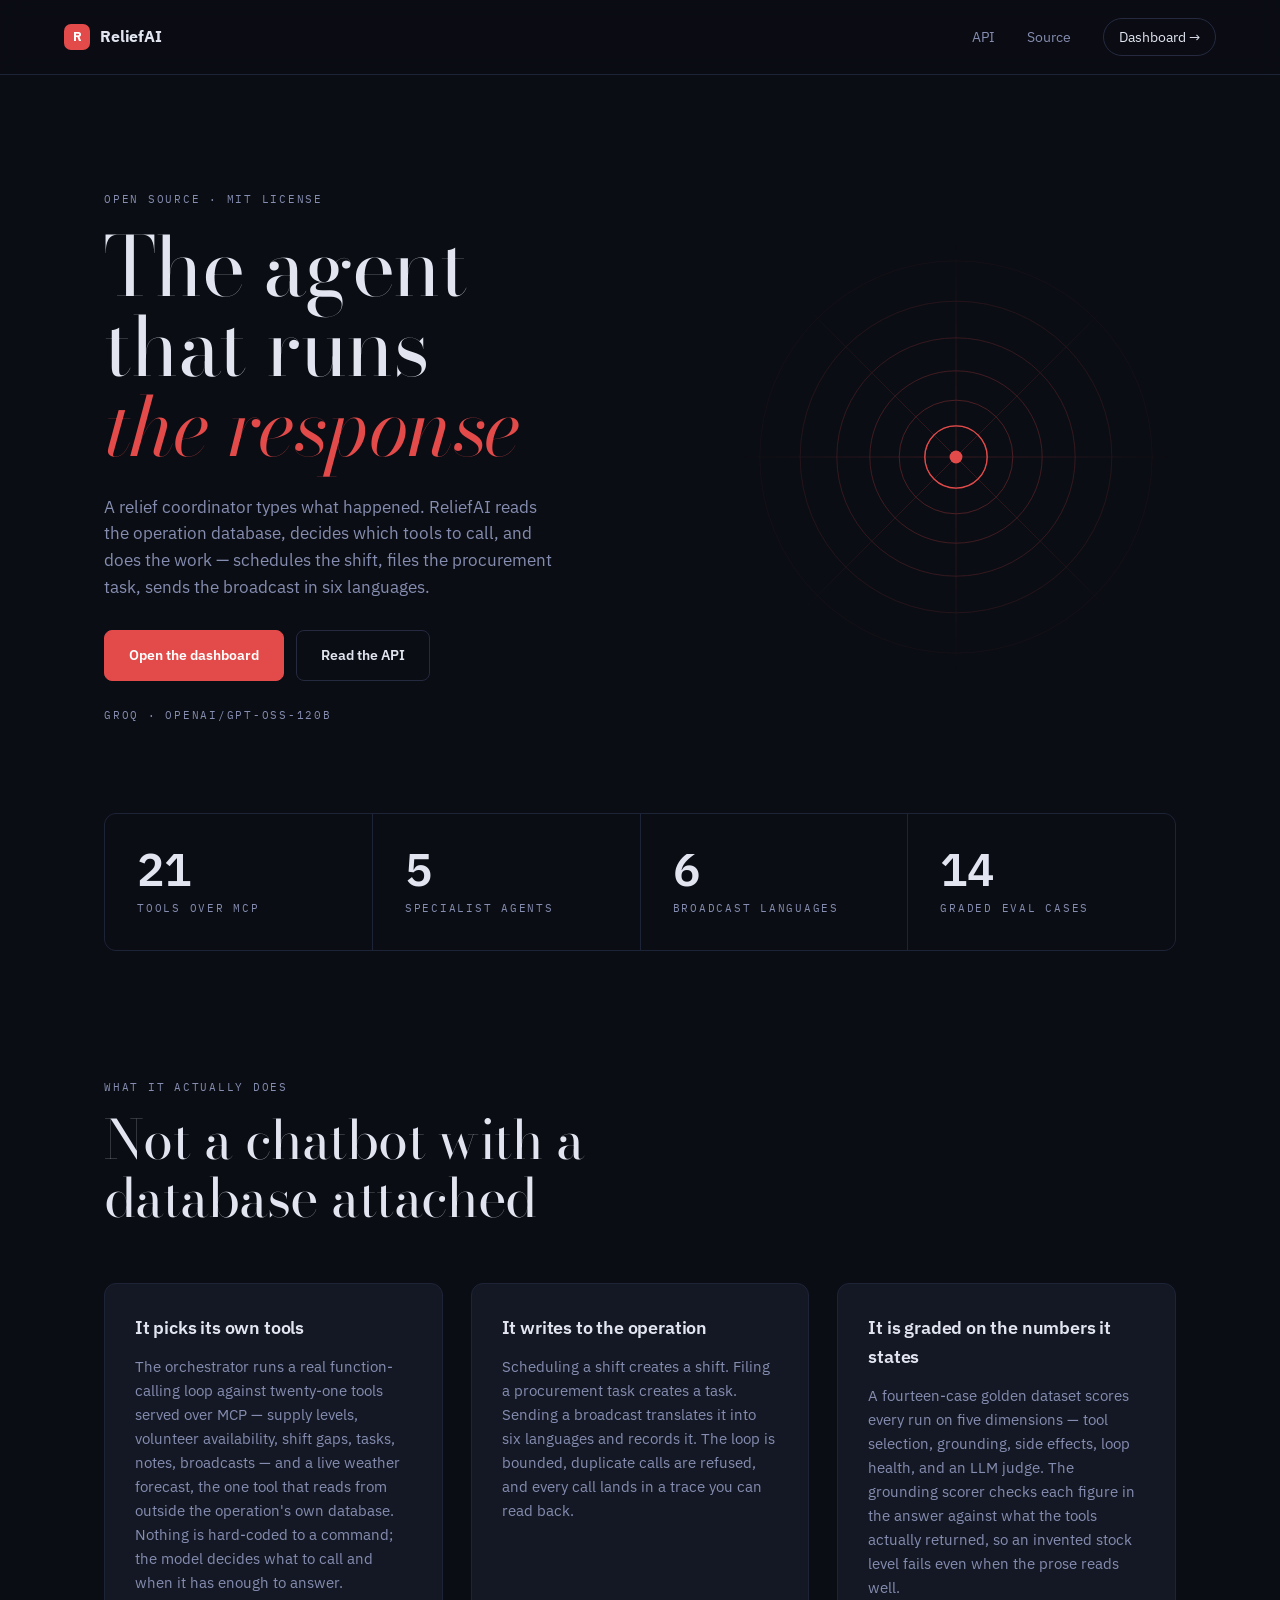
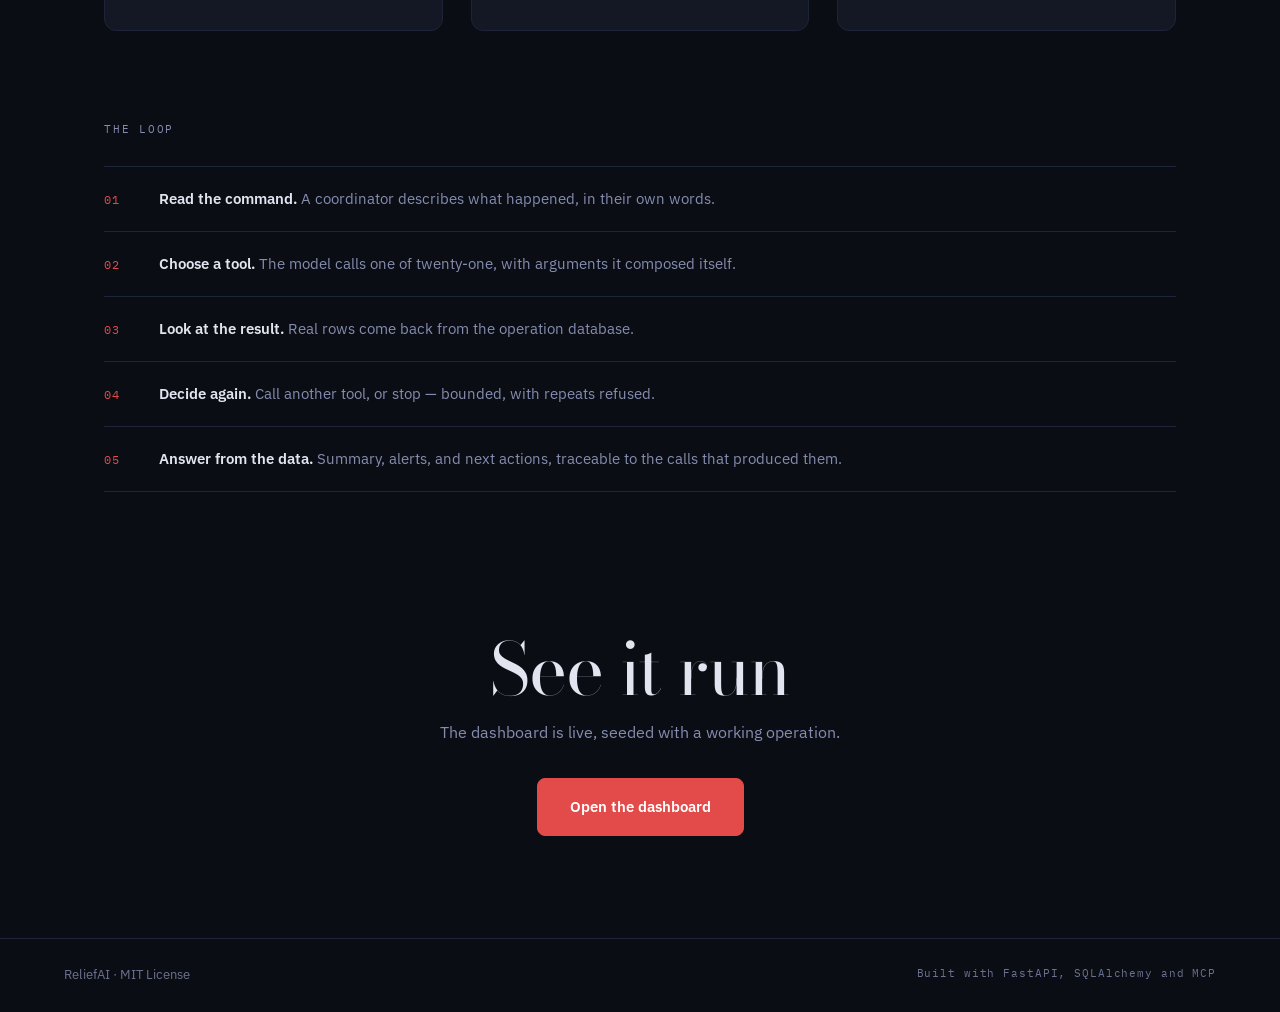
<file: static/landing.html>
<!DOCTYPE html>
<html lang="en">
<head>
<meta charset="UTF-8"/>
<meta name="viewport" content="width=device-width, initial-scale=1.0"/>
<title>ReliefAI — An agent that coordinates disaster relief</title>
<meta name="description" content="An open-source AI orchestrator for disaster relief operations. Twenty-one tools over MCP, five specialist agents, and an evaluation harness that scores every answer against the database it came from."/>
<link rel="preconnect" href="https://fonts.googleapis.com"/>
<link rel="preconnect" href="https://fonts.gstatic.com" crossorigin/>
<link href="https://fonts.googleapis.com/css2?family=Bodoni+Moda:opsz,wght@6..96,400;6..96,500&family=IBM+Plex+Mono:wght@400;500&family=IBM+Plex+Sans:wght@400;500;600;700&display=swap" rel="stylesheet"/>
<link rel="stylesheet" href="/static/css/landing.css?v=4"/>
</head>
<body>

<header class="nav">
  <a class="nav-brand" href="/">
    <span class="nav-mark">R</span>
    <span>ReliefAI</span>
  </a>
  <nav class="nav-links">
    <a href="/docs">API</a>
    <a href="https://github.com/Ansul-S/reliefai" rel="noopener">Source</a>
    <a class="nav-cta" href="/dashboard">Dashboard <span aria-hidden="true">&rarr;</span></a>
  </nav>
</header>

<main>

  <!-- ─────────────────────────────────────────────── HERO ─── -->
  <section class="hero">
    <div class="hero-copy">
      <p class="microlabel">Open source &middot; MIT License</p>
      <h1 class="hero-title">
        The agent<br/>
        that runs<br/>
        <em>the response</em>
      </h1>
      <p class="hero-sub">
        A relief coordinator types what happened. ReliefAI reads the operation
        database, decides which tools to call, and does the work — schedules the
        shift, files the procurement task, sends the broadcast in six languages.
      </p>
      <div class="hero-actions">
        <a class="btn-primary" href="/dashboard">Open the dashboard</a>
        <a class="btn-ghost" href="/docs">Read the API</a>
      </div>
      <p class="microlabel hero-foot">Groq &middot; openai/gpt-oss-120b</p>
    </div>

    <!-- Concentric arcs radiating from the operation centre: a broadcast going
         out, and the shape of a response spreading from one point. Drawn rather
         than fetched so the page has no image dependency. -->
    <div class="hero-art" aria-hidden="true">
      <svg viewBox="0 0 480 480" fill="none" xmlns="http://www.w3.org/2000/svg">
        <defs>
          <radialGradient id="fade" cx="50%" cy="50%" r="50%">
            <stop offset="0%" stop-color="#E24B4A" stop-opacity="1"/>
            <stop offset="55%" stop-color="#E24B4A" stop-opacity="0.5"/>
            <stop offset="100%" stop-color="#E24B4A" stop-opacity="0"/>
          </radialGradient>
          <mask id="softmask">
            <rect width="480" height="480" fill="url(#fade)"/>
          </mask>
        </defs>
        <g mask="url(#softmask)" stroke="#E24B4A" stroke-width="1">
          <circle cx="240" cy="240" r="34"/>
          <circle cx="240" cy="240" r="62"/>
          <circle cx="240" cy="240" r="94"/>
          <circle cx="240" cy="240" r="130"/>
          <circle cx="240" cy="240" r="170"/>
          <circle cx="240" cy="240" r="214"/>
          <g class="spokes">
            <path d="M240 240 L240 8"/>   <path d="M240 240 L404 76"/>
            <path d="M240 240 L472 240"/> <path d="M240 240 L404 404"/>
            <path d="M240 240 L240 472"/> <path d="M240 240 L76 404"/>
            <path d="M240 240 L8 240"/>   <path d="M240 240 L76 76"/>
          </g>
        </g>
        <circle cx="240" cy="240" r="7" fill="#E24B4A"/>
        <circle class="pulse" cx="240" cy="240" r="34" stroke="#E24B4A" stroke-width="1.5"/>
      </svg>
    </div>
  </section>

  <!-- ─────────────────────────────────────────── THE FACTS ─── -->
  <div class="facts-wrap">
  <section class="facts">
    <div class="fact">
      <div class="fact-value">21</div>
      <div class="microlabel">Tools over MCP</div>
    </div>
    <div class="fact">
      <div class="fact-value">5</div>
      <div class="microlabel">Specialist agents</div>
    </div>
    <div class="fact">
      <div class="fact-value">6</div>
      <div class="microlabel">Broadcast languages</div>
    </div>
    <div class="fact">
      <div class="fact-value">14</div>
      <div class="microlabel">Graded eval cases</div>
    </div>
  </section>
  </div>

  <!-- ────────────────────────────────────────── CAPABILITY ─── -->
  <section class="band">
    <p class="microlabel">What it actually does</p>
    <h2 class="band-title">Not a chatbot with a database attached</h2>

    <div class="cards">
      <article class="lcard">
        <h3>It picks its own tools</h3>
        <p>
          The orchestrator runs a real function-calling loop against twenty-one tools
          served over MCP — supply levels, volunteer availability, shift gaps,
          tasks, notes, broadcasts — and a live weather forecast, the one tool
          that reads from outside the operation's own database. Nothing is
          hard-coded to a command; the model decides what to call and when it
          has enough to answer.
        </p>
      </article>
      <article class="lcard">
        <h3>It writes to the operation</h3>
        <p>
          Scheduling a shift creates a shift. Filing a procurement task creates a
          task. Sending a broadcast translates it into six languages and records
          it. The loop is bounded, duplicate calls are refused, and every call
          lands in a trace you can read back.
        </p>
      </article>
      <article class="lcard">
        <h3>It is graded on the numbers it states</h3>
        <p>
          A fourteen-case golden dataset scores every run on five dimensions — tool
          selection, grounding, side effects, loop health, and an LLM judge. The
          grounding scorer checks each figure in the answer against what the
          tools actually returned, so an invented stock level fails even when the
          prose reads well.
        </p>
      </article>
    </div>
  </section>

  <!-- ──────────────────────────────────────────────── LOOP ─── -->
  <section class="band band-tight">
    <p class="microlabel">The loop</p>
    <ol class="steps">
      <li><span class="step-n">01</span><span><strong>Read the command.</strong> A coordinator describes what happened, in their own words.</span></li>
      <li><span class="step-n">02</span><span><strong>Choose a tool.</strong> The model calls one of twenty-one, with arguments it composed itself.</span></li>
      <li><span class="step-n">03</span><span><strong>Look at the result.</strong> Real rows come back from the operation database.</span></li>
      <li><span class="step-n">04</span><span><strong>Decide again.</strong> Call another tool, or stop — bounded, with repeats refused.</span></li>
      <li><span class="step-n">05</span><span><strong>Answer from the data.</strong> Summary, alerts, and next actions, traceable to the calls that produced them.</span></li>
    </ol>
  </section>

  <!-- ───────────────────────────────────────────────── CTA ─── -->
  <section class="cta">
    <h2 class="cta-title">See it run</h2>
    <p class="cta-sub">The dashboard is live, seeded with a working operation.</p>
    <a class="btn-primary btn-lg" href="/dashboard">Open the dashboard</a>
  </section>

</main>

<footer class="foot">
  <span>ReliefAI &middot; MIT License</span>
  <span class="foot-mono">Built with FastAPI, SQLAlchemy and MCP</span>
</footer>

<script>
// Reveal-on-scroll. Elements are only hidden once this runs, so a page with
// scripting off or blocked shows everything rather than nothing.
(function () {
  var reduce = window.matchMedia('(prefers-reduced-motion: reduce)').matches;
  var targets = document.querySelectorAll('.hero-copy, .facts-wrap, .band, .cta');
  if (reduce || !('IntersectionObserver' in window)) return;

  targets.forEach(function (el) { el.classList.add('reveal'); });

  // Stagger the members of any group so a row of cards arrives as one gesture.
  document.querySelectorAll('.cards, .steps').forEach(function (group) {
    group.classList.add('reveal-group');
    Array.prototype.forEach.call(group.children, function (child, i) {
      child.style.setProperty('--d', Math.min(i * 70, 350) + 'ms');
    });
  });

  var io = new IntersectionObserver(function (entries) {
    entries.forEach(function (entry) {
      if (!entry.isIntersecting) return;
      entry.target.classList.add('shown');
      io.unobserve(entry.target);   // reveal once, never re-hide on scroll up
    });
  }, { rootMargin: '0px 0px -12% 0px', threshold: 0.05 });

  targets.forEach(function (el) { io.observe(el); });
})();
</script>
</body>
</html>
</file>
<file: static/css/landing.css>
/*
 * ReliefAI landing page.
 *
 * The dashboard's palette is reused deliberately: the two pages should read as
 * one product. What is borrowed from editorial design is the TYPOGRAPHY, not
 * the colour field — a display serif at the top of a scale that runs to 11px
 * letterspaced mono at the bottom, and whitespace that is composed rather than
 * left over.
 *
 * Note the accent is used sparingly here. In the product, red means "critical";
 * a full-bleed red landing page would spend a signal the dashboard needs.
 */

*, *::before, *::after { box-sizing: border-box; margin: 0; padding: 0; }

:root {
  --bg: #0b0d14;
  --bg2: #111420;
  --card: #141825;
  --border: #1e2438;
  --border2: #252a40;
  --text: #e2e5f0;
  --text-muted: #858db0;
  --text-dim: #6b7290;
  --accent: #E24B4A;

  --sans: 'IBM Plex Sans', system-ui, -apple-system, sans-serif;
  --mono: 'IBM Plex Mono', ui-monospace, SFMono-Regular, monospace;
  --serif: 'Bodoni Moda', 'Didot', 'Times New Roman', serif;

  --shell: 1200px;
  --gut: clamp(20px, 5vw, 72px);
}

html { scroll-behavior: smooth; }

body {
  background: var(--bg);
  color: var(--text);
  font-family: var(--sans);
  font-size: 16px;
  line-height: 1.6;
  -webkit-font-smoothing: antialiased;
}

a { color: inherit; text-decoration: none; }

.microlabel {
  font-family: var(--mono);
  font-size: 11px;
  letter-spacing: 0.16em;
  text-transform: uppercase;
  color: var(--text-muted);
}

/* ─── NAV ──────────────────────────────────────────────────────────────── */

.nav {
  position: sticky;
  top: 0;
  z-index: 20;
  display: flex;
  align-items: center;
  justify-content: space-between;
  gap: 24px;
  padding: 18px var(--gut);
  background: rgba(11, 13, 20, 0.82);
  backdrop-filter: blur(10px);
  border-bottom: 1px solid var(--border);
}

.nav-brand { display: flex; align-items: center; gap: 10px; font-weight: 700; letter-spacing: -0.01em; }

.nav-mark {
  display: grid;
  place-items: center;
  width: 26px;
  height: 26px;
  border-radius: 7px;
  background: var(--accent);
  color: #fff;
  font-size: 13px;
  font-weight: 700;
}

.nav-links { display: flex; align-items: center; gap: clamp(14px, 3vw, 32px); font-size: 14px; }
.nav-links a { color: var(--text-muted); transition: color 0.15s ease; }
.nav-links a:hover { color: var(--text); }

.nav-cta {
  color: var(--text) !important;
  border: 1px solid var(--border2);
  border-radius: 999px;
  padding: 7px 15px;
  transition: border-color 0.15s ease, background 0.15s ease;
}
.nav-cta:hover { border-color: var(--accent); background: rgba(226, 75, 74, 0.08); }

/* ─── HERO ─────────────────────────────────────────────────────────────── */

.hero {
  max-width: var(--shell);
  margin: 0 auto;
  padding: clamp(48px, 9vw, 120px) var(--gut) clamp(40px, 7vw, 96px);
  display: grid;
  grid-template-columns: 1.12fr 0.88fr;
  gap: clamp(32px, 6vw, 72px);
  align-items: center;
}

/*
 * The whole point of the type scale: ~96px display against 11px mono is a
 * ~9:1 range. The dashboard's old 18px-against-14px was 1.29:1, which is what
 * made it read as undesigned.
 */
.hero-title {
  font-family: var(--serif);
  font-weight: 400;
  font-size: clamp(42px, 6.8vw, 82px);
  line-height: 0.98;
  letter-spacing: -0.015em;
  margin: 18px 0 26px;
}
.hero-title em { font-style: italic; color: var(--accent); }

.hero-sub {
  max-width: 46ch;
  color: var(--text-muted);
  font-size: clamp(15px, 1.3vw, 17px);
}

.hero-actions { display: flex; flex-wrap: wrap; gap: 12px; margin: 30px 0 26px; }

.btn-primary,
.btn-ghost {
  display: inline-flex;
  align-items: center;
  gap: 8px;
  padding: 13px 24px;
  border-radius: 8px;
  font-size: 14px;
  font-weight: 600;
  transition: transform 0.15s ease, background 0.15s ease, border-color 0.15s ease;
}

.btn-primary { background: var(--accent); color: #fff; border: 1px solid var(--accent); }
.btn-primary:hover { background: #c73c3b; transform: translateY(-1px); }

.btn-ghost { border: 1px solid var(--border2); color: var(--text); }
.btn-ghost:hover { border-color: var(--text-dim); transform: translateY(-1px); }

.btn-lg { padding: 16px 32px; font-size: 15px; }

.hero-foot { margin-top: 4px; }

.hero-art { position: relative; }
.hero-art svg { width: 100%; height: auto; display: block; }
.hero-art .spokes { opacity: 0.55; }

.pulse { transform-origin: 240px 240px; animation: pulse 4.5s ease-out infinite; }
@keyframes pulse {
  0%   { transform: scale(0.55); opacity: 0.85; }
  70%  { transform: scale(2.9);  opacity: 0; }
  100% { transform: scale(2.9);  opacity: 0; }
}

/* ─── FACTS ────────────────────────────────────────────────────────────── */

/* The grid paints its own gaps by showing a border-coloured background
   through 1px gutters, so its horizontal page padding has to live on a wrapper
   — on the grid itself that padding became two phantom cells at the edges. */
.facts-wrap {
  max-width: var(--shell);
  margin: 0 auto;
  padding: 0 var(--gut);
}

.facts {
  display: grid;
  grid-template-columns: repeat(4, 1fr);
  gap: 1px;
  background: var(--border);
  border: 1px solid var(--border);
  border-radius: 12px;
  overflow: hidden;
}

.fact { background: var(--bg); padding: clamp(20px, 3vw, 32px); }

/* Proportional figures: at this size tabular-nums would make these look loose. */
.fact-value {
  font-family: var(--sans);
  font-size: clamp(30px, 4vw, 46px);
  font-weight: 600;
  line-height: 1;
  letter-spacing: -0.02em;
  margin-bottom: 8px;
}

/* ─── BANDS ────────────────────────────────────────────────────────────── */

.band {
  max-width: var(--shell);
  margin: 0 auto;
  padding: clamp(64px, 10vw, 130px) var(--gut) 0;
}
.band-tight { padding-top: clamp(48px, 7vw, 90px); }

.band-title {
  font-family: var(--serif);
  font-weight: 400;
  font-size: clamp(30px, 4.4vw, 54px);
  line-height: 1.08;
  letter-spacing: -0.01em;
  margin: 14px 0 clamp(32px, 5vw, 56px);
  max-width: 18ch;
}

.cards {
  display: grid;
  grid-template-columns: repeat(auto-fit, minmax(270px, 1fr));
  gap: clamp(16px, 2.4vw, 28px);
}

.lcard {
  background: var(--card);
  border: 1px solid var(--border);
  border-radius: 12px;
  padding: clamp(22px, 2.6vw, 30px);
  transition: border-color 0.2s ease, transform 0.2s ease;
}
.lcard:hover { border-color: var(--border2); transform: translateY(-3px); }

.lcard h3 { font-size: 18px; font-weight: 600; margin-bottom: 12px; letter-spacing: -0.01em; }
.lcard p { color: var(--text-muted); font-size: 15px; }

/* ─── STEPS ────────────────────────────────────────────────────────────── */

.steps { list-style: none; margin-top: 28px; border-top: 1px solid var(--border); }

.steps li {
  display: flex;
  align-items: baseline;
  gap: clamp(16px, 3vw, 40px);
  padding: 20px 0;
  border-bottom: 1px solid var(--border);
  color: var(--text-muted);
  font-size: 15px;
}
.steps strong { color: var(--text); font-weight: 600; }

.step-n {
  font-family: var(--mono);
  font-size: 12px;
  letter-spacing: 0.1em;
  color: var(--accent);
  flex-shrink: 0;
}

/* ─── CTA + FOOT ───────────────────────────────────────────────────────── */

.cta {
  max-width: var(--shell);
  margin: 0 auto;
  padding: clamp(72px, 11vw, 150px) var(--gut) clamp(56px, 8vw, 110px);
  text-align: center;
}

.cta-title {
  font-family: var(--serif);
  font-weight: 400;
  font-size: clamp(36px, 6vw, 72px);
  line-height: 1.02;
  letter-spacing: -0.015em;
}

.cta-sub { color: var(--text-muted); margin: 14px 0 32px; }

.foot {
  border-top: 1px solid var(--border);
  padding: 26px var(--gut);
  display: flex;
  flex-wrap: wrap;
  gap: 12px;
  justify-content: space-between;
  font-size: 13px;
  color: var(--text-dim);
}
.foot-mono { font-family: var(--mono); font-size: 11px; letter-spacing: 0.08em; }

/* ─── RESPONSIVE ───────────────────────────────────────────────────────── */

@media (max-width: 900px) {
  .hero { grid-template-columns: 1fr; }
  /* Art first would push the headline below the fold on a phone. */
  .hero-art { order: 2; max-width: 380px; margin: 0 auto; opacity: 0.9; }
  .hero-copy { order: 1; }
  .facts { grid-template-columns: repeat(2, 1fr); }
}

@media (max-width: 520px) {
  .nav-links a:not(.nav-cta) { display: none; }
  .btn-primary, .btn-ghost { width: 100%; justify-content: center; }
}

/* ─── SCROLL REVEAL ────────────────────────────────────────────────────
   Sections rise into place once, on first intersection. The initial state is
   applied by script rather than in CSS: if JavaScript never runs, nothing is
   ever hidden, so the page degrades to plain visible content.
   ────────────────────────────────────────────────────────────────────── */

.reveal {
  opacity: 0;
  transform: translateY(18px);
  transition: opacity 0.7s cubic-bezier(0.2, 0.6, 0.2, 1),
              transform 0.7s cubic-bezier(0.2, 0.6, 0.2, 1);
  will-change: opacity, transform;
}
.reveal.shown { opacity: 1; transform: none; }

/* A short stagger inside a group reads as one movement rather than five. */
.reveal-group > * { transition-delay: var(--d, 0ms); }

@media (prefers-reduced-motion: reduce) {
  .reveal { opacity: 1 !important; transform: none !important; }

  html { scroll-behavior: auto; }
  *, *::before, *::after {
    animation-duration: 0.01ms !important;
    animation-iteration-count: 1 !important;
    transition-duration: 0.01ms !important;
  }
}
</file>
